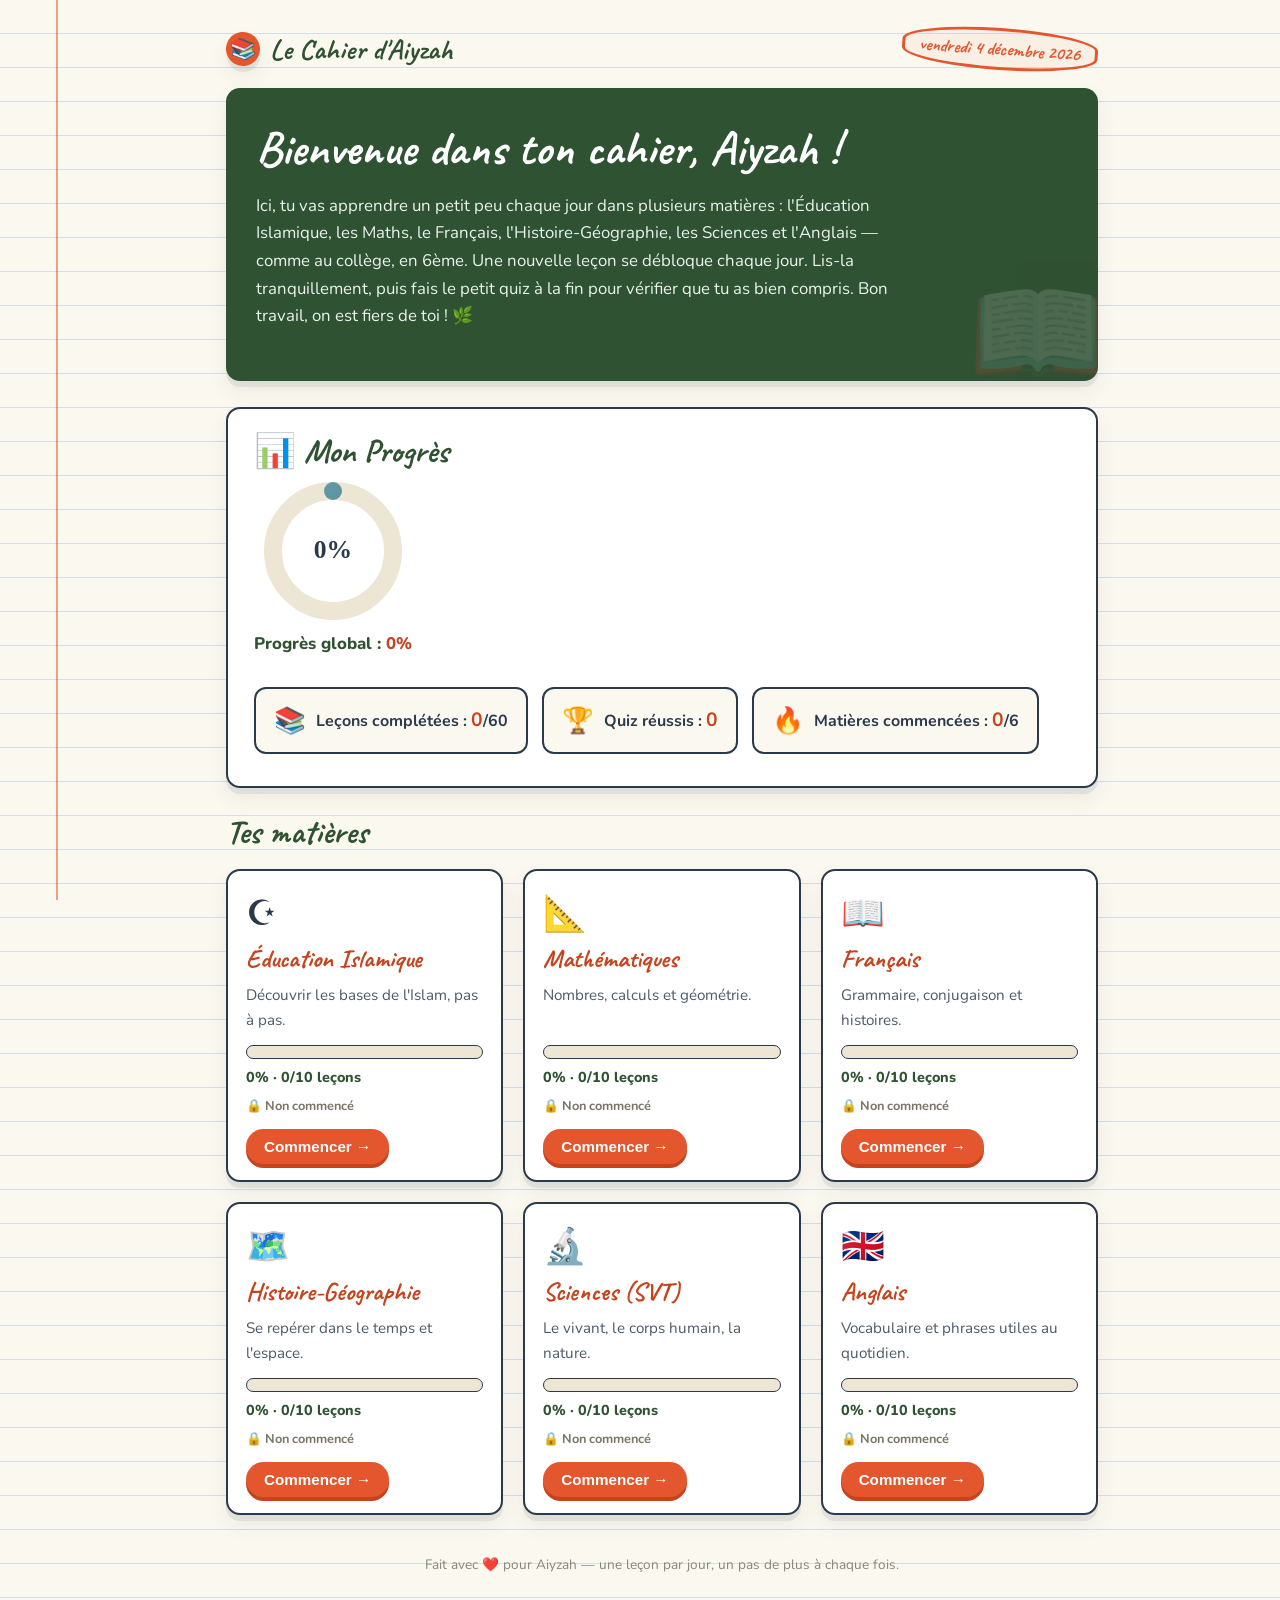
<file: index.html>
<!DOCTYPE html>
<html lang="fr">
<head>
<meta charset="UTF-8">
<meta name="viewport" content="width=device-width, initial-scale=1.0">
<title>Le Cahier d'Aiyzah — Accueil</title>
<link rel="stylesheet" href="css/style.css">
</head>
<body>
<div class="wrap">

  <div class="topbar">
    <div class="brand">
      <div class="pin">📚</div>
      <span class="title">Le Cahier d'Aiyzah</span>
    </div>
    <div class="date-stamp" id="date-stamp"></div>
  </div>

  <div class="hero">
    <h1>Bienvenue dans ton cahier, Aiyzah !</h1>
    <p>
      Ici, tu vas apprendre un petit peu chaque jour dans plusieurs matières : l'Éducation Islamique,
      les Maths, le Français, l'Histoire-Géographie, les Sciences et l'Anglais — comme au collège, en 6ème.
      Une nouvelle leçon se débloque chaque jour. Lis-la tranquillement, puis fais le petit quiz à la fin
      pour vérifier que tu as bien compris. Bon travail, on est fiers de toi ! 🌿
    </p>
    <div class="doodle">📖</div>
  </div>

  <section class="dashboard">
    <h2>📊 Mon Progrès</h2>
    <div class="dashboard-top">
      <div class="chart-container">
        <canvas id="progressChart" width="150" height="150"></canvas>
        <div class="chart-label">Progrès global : <span id="globalProgress">0%</span></div>
      </div>
      <div class="stat-cards">
        <div class="stat-card">
          <span class="emoji">📚</span>
          <span>Leçons complétées : <strong id="totalDone">0</strong>/<span id="totalAll">0</span></span>
        </div>
        <div class="stat-card">
          <span class="emoji">🏆</span>
          <span>Quiz réussis : <strong id="passedQuizzes">0</strong></span>
        </div>
        <div class="stat-card">
          <span class="emoji">🔥</span>
          <span>Matières commencées : <strong id="startedSubjects">0</strong>/6</span>
        </div>
      </div>
    </div>
  </section>

  <h2>Tes matières</h2>
  <div class="grid" id="subject-grid"></div>

  <footer>Fait avec ❤️ pour Aiyzah — une leçon par jour, un pas de plus à chaque fois.</footer>
</div>

<script src="js/lessons-engine.js"></script>
<script src="js/islam-data.js"></script>
<script src="js/maths-data.js?v=2"></script>
<script src="js/francais-data.js?v=2"></script>
<script src="js/histoire-geo-data.js?v=2"></script>
<script src="js/sciences-data.js?v=2"></script>
<script src="js/anglais-data.js"></script>
<script>
  document.getElementById('date-stamp').textContent = dateFR(today0());

  const SUBJECTS = [
    { key:'islam', emoji:'☪', name:'Éducation Islamique', desc:"Découvrir les bases de l'Islam, pas à pas.", lessons: LESSONS_ISLAM, page:'pages/islam.html' },
    { key:'maths', emoji:'📐', name:'Mathématiques', desc:"Nombres, calculs et géométrie.", lessons: LESSONS_MATHS, page:'pages/maths.html' },
    { key:'francais', emoji:'📖', name:'Français', desc:"Grammaire, conjugaison et histoires.", lessons: LESSONS_FRANCAIS, page:'pages/francais.html' },
    { key:'histoire-geo', emoji:'🗺️', name:'Histoire-Géographie', desc:"Se repérer dans le temps et l'espace.", lessons: LESSONS_HISTOIRE_GEO, page:'pages/histoire-geo.html' },
    { key:'sciences', emoji:'🔬', name:'Sciences (SVT)', desc:"Le vivant, le corps humain, la nature.", lessons: LESSONS_SCIENCES, page:'pages/sciences.html' },
    { key:'anglais', emoji:'🇬🇧', name:'Anglais', desc:"Vocabulaire et phrases utiles au quotidien.", lessons: LESSONS_ANGLAIS, page:'pages/anglais.html' },
  ];

  const grid = document.getElementById('subject-grid');
  let grandDone = 0, grandTotal = 0, startedCount = 0;

  SUBJECTS.forEach(s=>{
    const {done, total} = getProgressSummary(s.key, s.lessons.length);
    grandDone += done; grandTotal += total;
    if(done > 0) startedCount++;

    const pct = total ? Math.round((done/total)*100) : 0;
    const label = done === 0 ? "Commencer" : (done >= total ? "Revoir" : "Continuer");
    const status = done === 0 ? "🔒 Non commencé" : (done >= total ? "✅ Terminé" : "📖 En cours");

    const card = document.createElement('div');
    card.className = 'card';
    card.innerHTML = `
      <div class="emoji">${s.emoji}</div>
      <h3>${s.name}</h3>
      <p>${s.desc}</p>
      <div class="gauge"><div class="gauge-fill" style="width:${pct}%"></div></div>
      <span class="percentage">${pct}% · ${done}/${total} leçons</span>
      <span class="status">${status}</span>
      <button class="btn" onclick="location.href='${s.page}'">${label} →</button>
    `;
    grid.appendChild(card);
  });

  // ---- stat cards ----
  document.getElementById('totalDone').textContent = grandDone;
  document.getElementById('totalAll').textContent = grandTotal;
  document.getElementById('passedQuizzes').textContent = grandDone; // 1 quiz réussi = 1 leçon complétée
  document.getElementById('startedSubjects').textContent = startedCount;

  // ---- donut chart (progrès global, dessiné en Canvas, sans librairie externe) ----
  const globalPct = grandTotal ? Math.round((grandDone/grandTotal)*100) : 0;
  document.getElementById('globalProgress').textContent = globalPct + '%';

  const canvas = document.getElementById('progressChart');
  const ctx = canvas.getContext('2d');
  const cx = canvas.width/2, cy = canvas.height/2, radius = 60, lineWidth = 18;

  function drawDonut(pct){
    ctx.clearRect(0,0,canvas.width,canvas.height);

    // fond du donut
    ctx.beginPath();
    ctx.arc(cx, cy, radius, 0, Math.PI*2);
    ctx.strokeStyle = '#eee6d5';
    ctx.lineWidth = lineWidth;
    ctx.stroke();

    // arc de progrès
    const start = -Math.PI/2;
    const end = start + (Math.PI*2 * (pct/100));
    ctx.beginPath();
    ctx.arc(cx, cy, radius, start, end);
    const gradient = ctx.createLinearGradient(0,0,canvas.width,canvas.height);
    gradient.addColorStop(0, '#6FA8C7');
    gradient.addColorStop(1, '#3F6D4E');
    ctx.strokeStyle = gradient;
    ctx.lineWidth = lineWidth;
    ctx.lineCap = 'round';
    ctx.stroke();

    // texte au centre
    ctx.fillStyle = '#2B3A4A';
    ctx.font = "700 1.6rem 'Caveat', cursive";
    ctx.textAlign = 'center';
    ctx.textBaseline = 'middle';
    ctx.fillText(pct + '%', cx, cy);
  }

  // petite animation d'ouverture du donut
  let current = 0;
  const step = () => {
    current += Math.max(1, (globalPct-current)/6);
    if(current >= globalPct){ drawDonut(globalPct); return; }
    drawDonut(Math.round(current));
    requestAnimationFrame(step);
  };
  step();
</script>
</body>
</html>
</file>
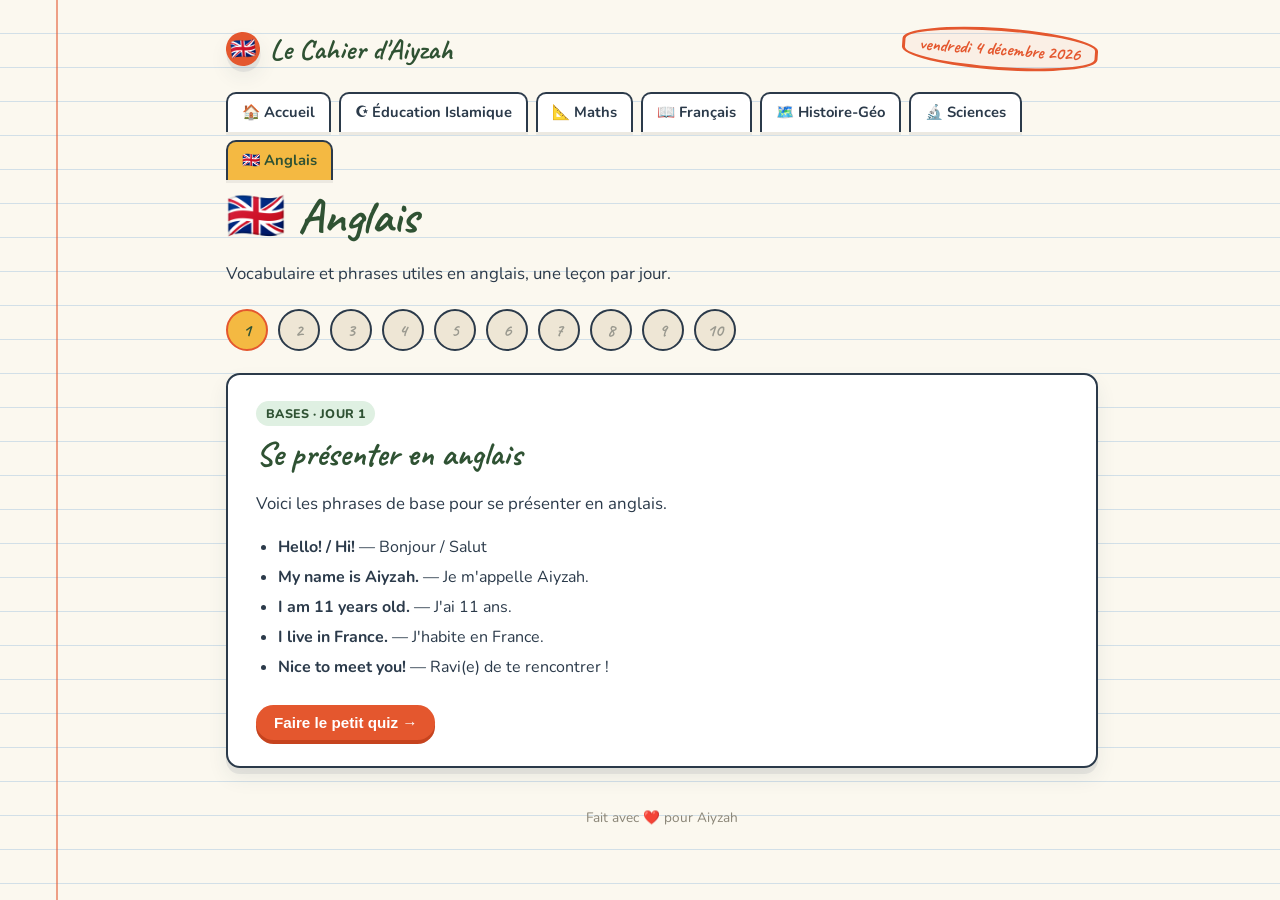
<file: pages/anglais.html>
<!DOCTYPE html>
<html lang="fr">
<head>
<meta charset="UTF-8">
<meta name="viewport" content="width=device-width, initial-scale=1.0">
<title>Anglais — Le Cahier d'Aiyzah</title>
<link rel="stylesheet" href="../css/style.css">
</head>
<body>
<div class="wrap">

  <div class="topbar">
    <div class="brand">
      <div class="pin">🇬🇧</div>
      <span class="title">Le Cahier d'Aiyzah</span>
    </div>
    <div class="date-stamp" id="date-stamp"></div>
  </div>

  <div class="tabs">
    <a href="../index.html">🏠 Accueil</a>
    <a href="islam.html">☪ Éducation Islamique</a>
    <a href="maths.html">📐 Maths</a>
    <a href="francais.html">📖 Français</a>
    <a href="histoire-geo.html">🗺️ Histoire-Géo</a>
    <a href="sciences.html">🔬 Sciences</a>
    <a href="anglais.html" class="active">🇬🇧 Anglais</a>
  </div>

  <h1>🇬🇧 Anglais</h1>
  <p>Vocabulaire et phrases utiles en anglais, une leçon par jour.</p>

  <div class="day-track" id="day-track"></div>

  <div id="lesson-content" class="hidden"></div>
  <div id="quiz-content" class="hidden"></div>
  <div id="waiting-content" class="hidden"></div>

  <footer>Fait avec ❤️ pour Aiyzah</footer>
</div>

<script src="../js/lessons-engine.js"></script>
<script src="../js/anglais-data.js"></script>
<script>
  document.getElementById('date-stamp').textContent = dateFR(today0());
  initSubjectPage('anglais', 'Anglais', LESSONS_ANGLAIS);
</script>
</body>
</html>
</file>
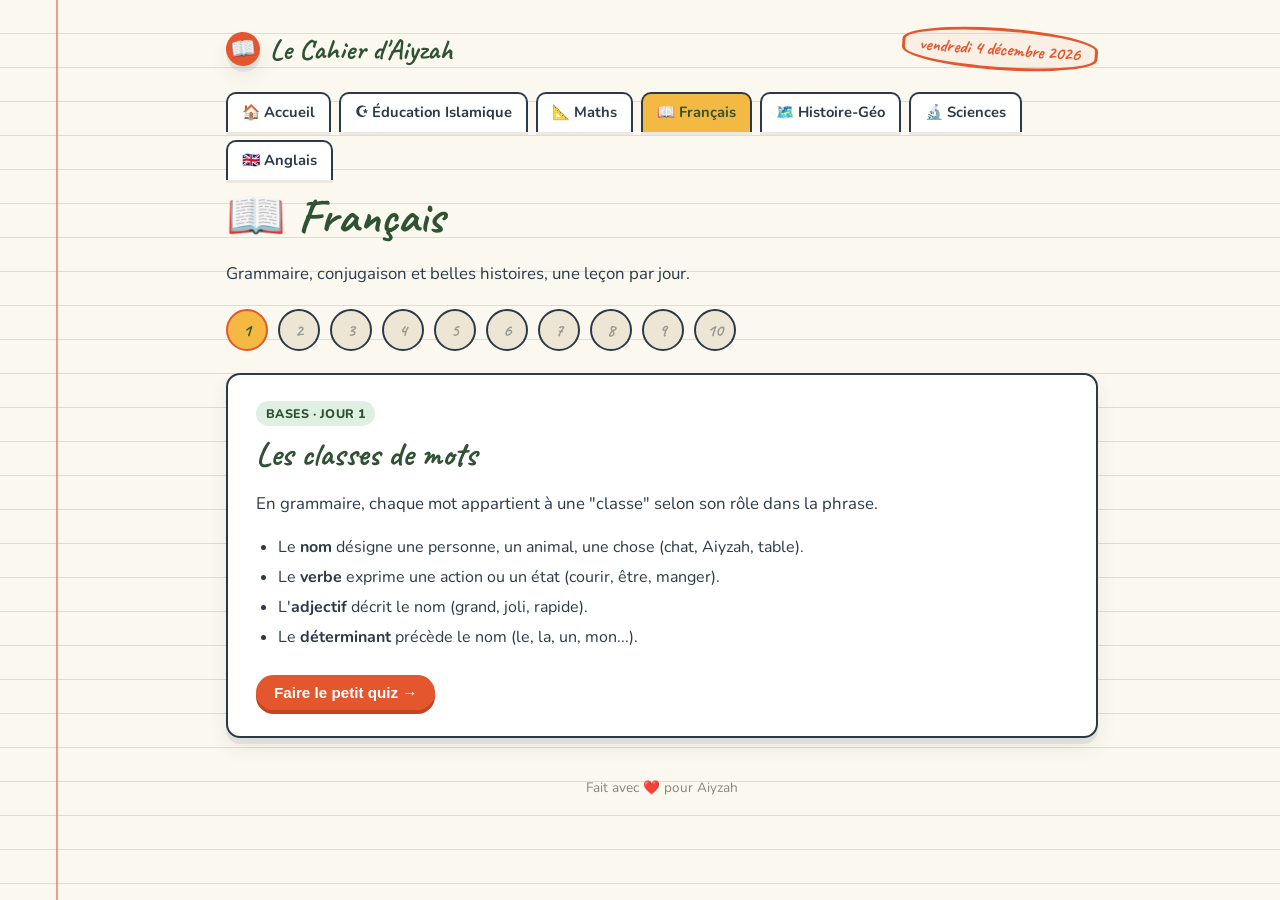
<file: pages/francais.html>
<!DOCTYPE html>
<html lang="fr">
<head>
<meta charset="UTF-8">
<meta name="viewport" content="width=device-width, initial-scale=1.0">
<title>Français — Le Cahier d'Aiyzah</title>
<link rel="stylesheet" href="../css/style.css">
</head>
<body>
<div class="wrap">

  <div class="topbar">
    <div class="brand">
      <div class="pin">📖</div>
      <span class="title">Le Cahier d'Aiyzah</span>
    </div>
    <div class="date-stamp" id="date-stamp"></div>
  </div>

  <div class="tabs">
    <a href="../index.html">🏠 Accueil</a>
    <a href="islam.html">☪ Éducation Islamique</a>
    <a href="maths.html">📐 Maths</a>
    <a href="francais.html" class="active">📖 Français</a>
    <a href="histoire-geo.html">🗺️ Histoire-Géo</a>
    <a href="sciences.html">🔬 Sciences</a>
    <a href="anglais.html">🇬🇧 Anglais</a>
  </div>

  <h1>📖 Français</h1>
  <p>Grammaire, conjugaison et belles histoires, une leçon par jour.</p>

  <div class="day-track" id="day-track"></div>

  <div id="lesson-content" class="hidden"></div>
  <div id="quiz-content" class="hidden"></div>
  <div id="waiting-content" class="hidden"></div>

  <footer>Fait avec ❤️ pour Aiyzah</footer>
</div>

<script src="../js/lessons-engine.js"></script>
<script src="../js/francais-data.js"></script>
<script>
  document.getElementById('date-stamp').textContent = dateFR(today0());
  initSubjectPage('francais', 'Français', LESSONS_FRANCAIS);
</script>
</body>
</html>
</file>
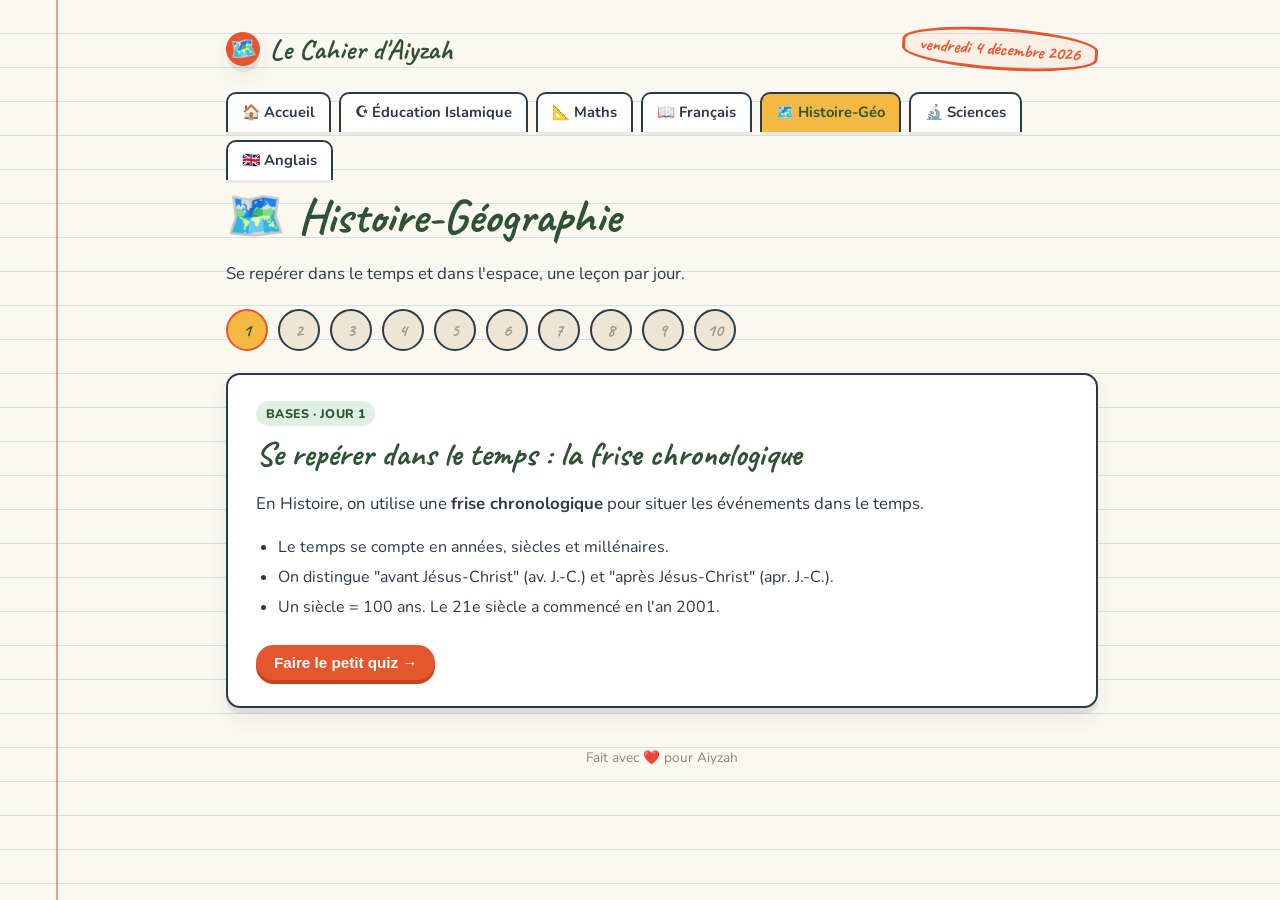
<file: pages/histoire-geo.html>
<!DOCTYPE html>
<html lang="fr">
<head>
<meta charset="UTF-8">
<meta name="viewport" content="width=device-width, initial-scale=1.0">
<title>Histoire-Géographie — Le Cahier d'Aiyzah</title>
<link rel="stylesheet" href="../css/style.css">
</head>
<body>
<div class="wrap">

  <div class="topbar">
    <div class="brand">
      <div class="pin">🗺️</div>
      <span class="title">Le Cahier d'Aiyzah</span>
    </div>
    <div class="date-stamp" id="date-stamp"></div>
  </div>

  <div class="tabs">
    <a href="../index.html">🏠 Accueil</a>
    <a href="islam.html">☪ Éducation Islamique</a>
    <a href="maths.html">📐 Maths</a>
    <a href="francais.html">📖 Français</a>
    <a href="histoire-geo.html" class="active">🗺️ Histoire-Géo</a>
    <a href="sciences.html">🔬 Sciences</a>
    <a href="anglais.html">🇬🇧 Anglais</a>
  </div>

  <h1>🗺️ Histoire-Géographie</h1>
  <p>Se repérer dans le temps et dans l'espace, une leçon par jour.</p>

  <div class="day-track" id="day-track"></div>

  <div id="lesson-content" class="hidden"></div>
  <div id="quiz-content" class="hidden"></div>
  <div id="waiting-content" class="hidden"></div>

  <footer>Fait avec ❤️ pour Aiyzah</footer>
</div>

<script src="../js/lessons-engine.js"></script>
<script src="../js/histoire-geo-data.js?v=2"></script>
<script>
  document.getElementById('date-stamp').textContent = dateFR(today0());
  initSubjectPage('histoire-geo', 'Histoire-Géographie', LESSONS_HISTOIRE_GEO);
</script>
</body>
</html>
</file>
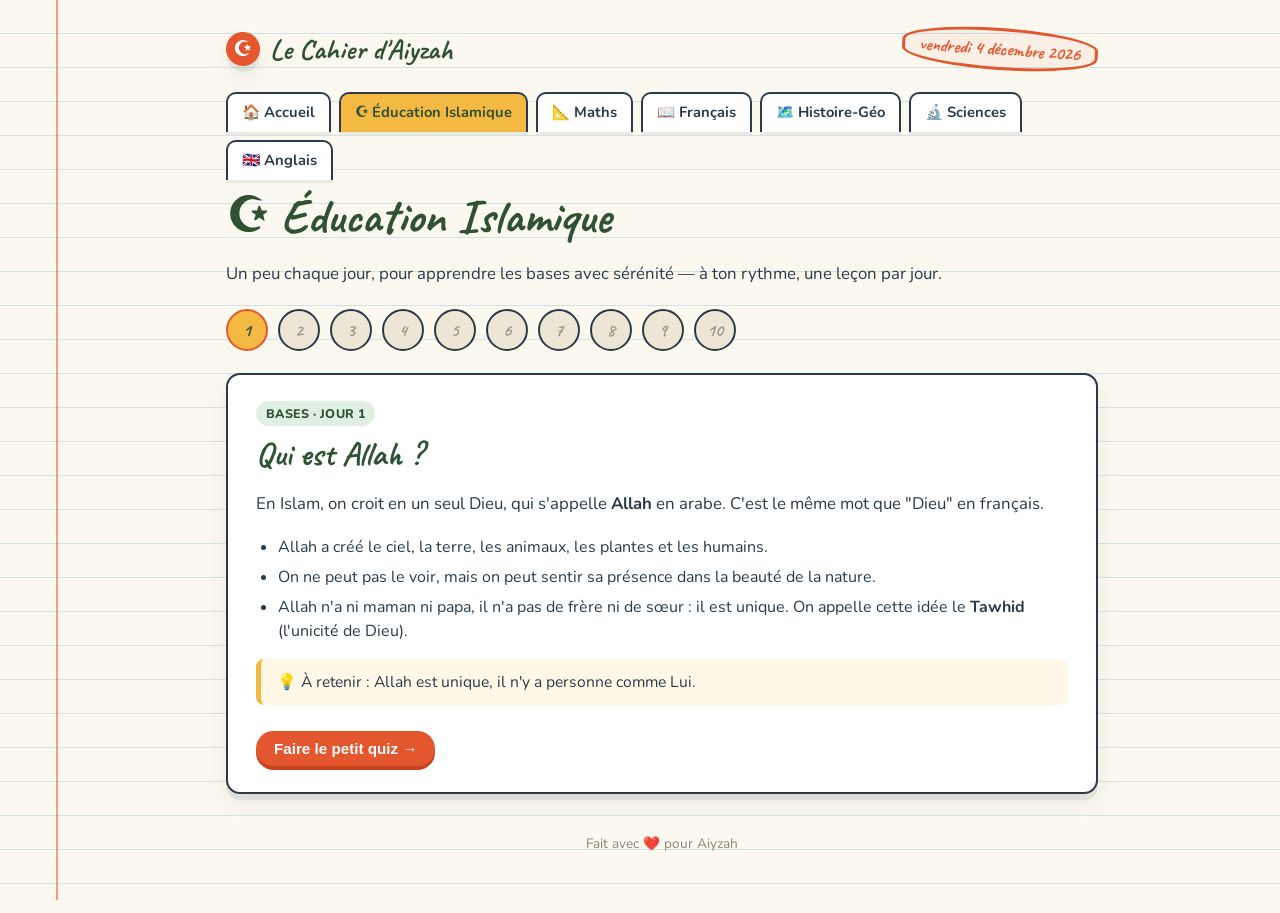
<file: pages/islam.html>
<!DOCTYPE html>
<html lang="fr">
<head>
<meta charset="UTF-8">
<meta name="viewport" content="width=device-width, initial-scale=1.0">
<title>Éducation Islamique — Le Cahier d'Aiyzah</title>
<link rel="stylesheet" href="../css/style.css">
</head>
<body>
<div class="wrap">

  <div class="topbar">
    <div class="brand">
      <div class="pin">☪</div>
      <span class="title">Le Cahier d'Aiyzah</span>
    </div>
    <div class="date-stamp" id="date-stamp"></div>
  </div>

  <div class="tabs">
    <a href="../index.html">🏠 Accueil</a>
    <a href="islam.html" class="active">☪ Éducation Islamique</a>
    <a href="maths.html">📐 Maths</a>
    <a href="francais.html">📖 Français</a>
    <a href="histoire-geo.html">🗺️ Histoire-Géo</a>
    <a href="sciences.html">🔬 Sciences</a>
    <a href="anglais.html">🇬🇧 Anglais</a>
  </div>

  <h1>☪ Éducation Islamique</h1>
  <p>Un peu chaque jour, pour apprendre les bases avec sérénité — à ton rythme, une leçon par jour.</p>

  <div class="day-track" id="day-track"></div>

  <div id="lesson-content" class="hidden"></div>
  <div id="quiz-content" class="hidden"></div>
  <div id="waiting-content" class="hidden"></div>

  <footer>Fait avec ❤️ pour Aiyzah</footer>
</div>

<script src="../js/lessons-engine.js"></script>
<script src="../js/islam-data.js"></script>
<script>
  document.getElementById('date-stamp').textContent = dateFR(today0());
  initSubjectPage('islam', 'Éducation Islamique', LESSONS_ISLAM);
</script>
</body>
</html>
</file>
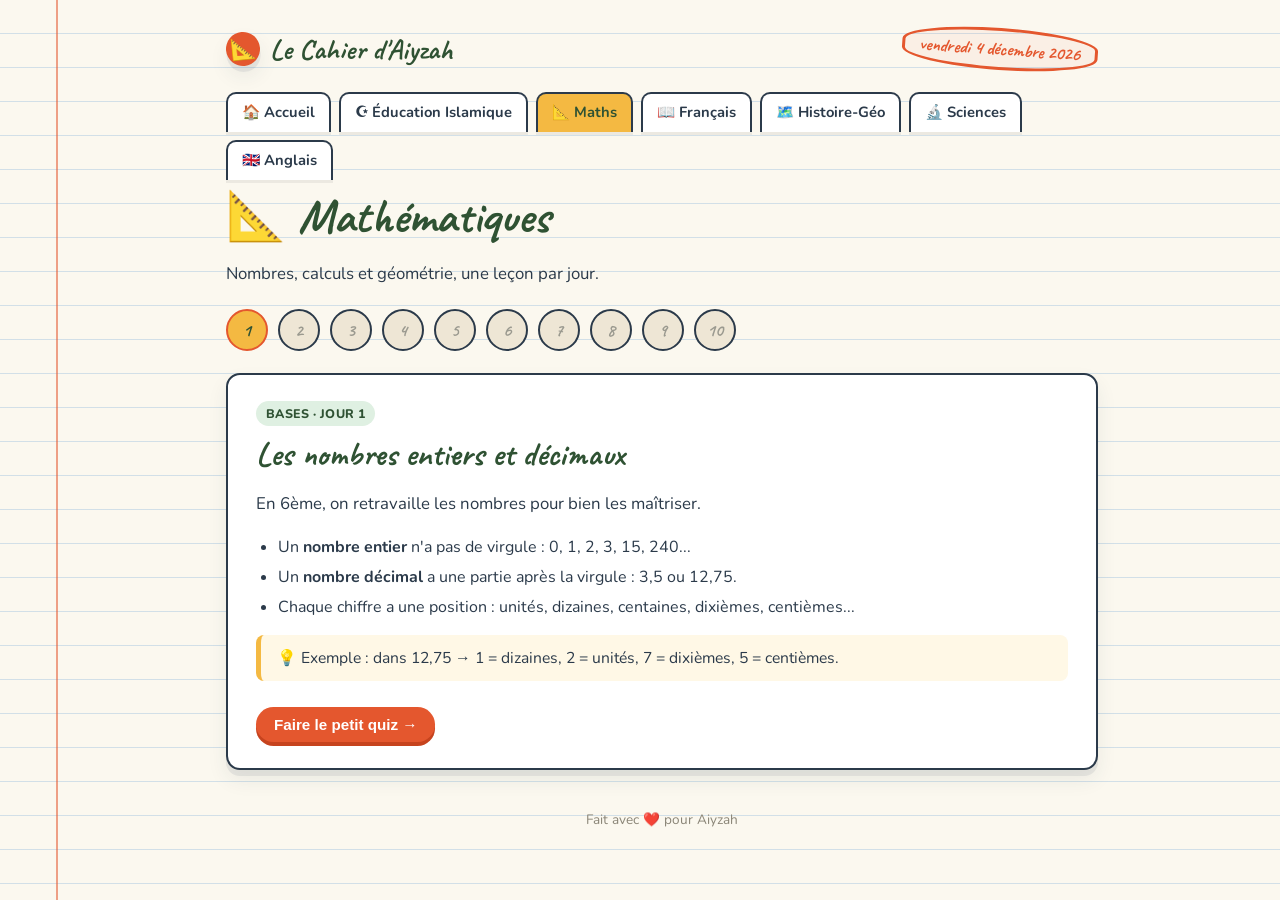
<file: pages/maths.html>
<!DOCTYPE html>
<html lang="fr">
<head>
<meta charset="UTF-8">
<meta name="viewport" content="width=device-width, initial-scale=1.0">
<title>Mathématiques — Le Cahier d'Aiyzah</title>
<link rel="stylesheet" href="../css/style.css">
</head>
<body>
<div class="wrap">

  <div class="topbar">
    <div class="brand">
      <div class="pin">📐</div>
      <span class="title">Le Cahier d'Aiyzah</span>
    </div>
    <div class="date-stamp" id="date-stamp"></div>
  </div>

  <div class="tabs">
    <a href="../index.html">🏠 Accueil</a>
    <a href="islam.html">☪ Éducation Islamique</a>
    <a href="maths.html" class="active">📐 Maths</a>
    <a href="francais.html">📖 Français</a>
    <a href="histoire-geo.html">🗺️ Histoire-Géo</a>
    <a href="sciences.html">🔬 Sciences</a>
    <a href="anglais.html">🇬🇧 Anglais</a>
  </div>

  <h1>📐 Mathématiques</h1>
  <p>Nombres, calculs et géométrie, une leçon par jour.</p>

  <div class="day-track" id="day-track"></div>

  <div id="lesson-content" class="hidden"></div>
  <div id="quiz-content" class="hidden"></div>
  <div id="waiting-content" class="hidden"></div>

  <footer>Fait avec ❤️ pour Aiyzah</footer>
</div>

<script src="../js/lessons-engine.js"></script>
<script src="../js/maths-data.js"></script>
<script>
  document.getElementById('date-stamp').textContent = dateFR(today0());
  initSubjectPage('maths', 'Mathématiques', LESSONS_MATHS);
</script>
</body>
</html>
</file>
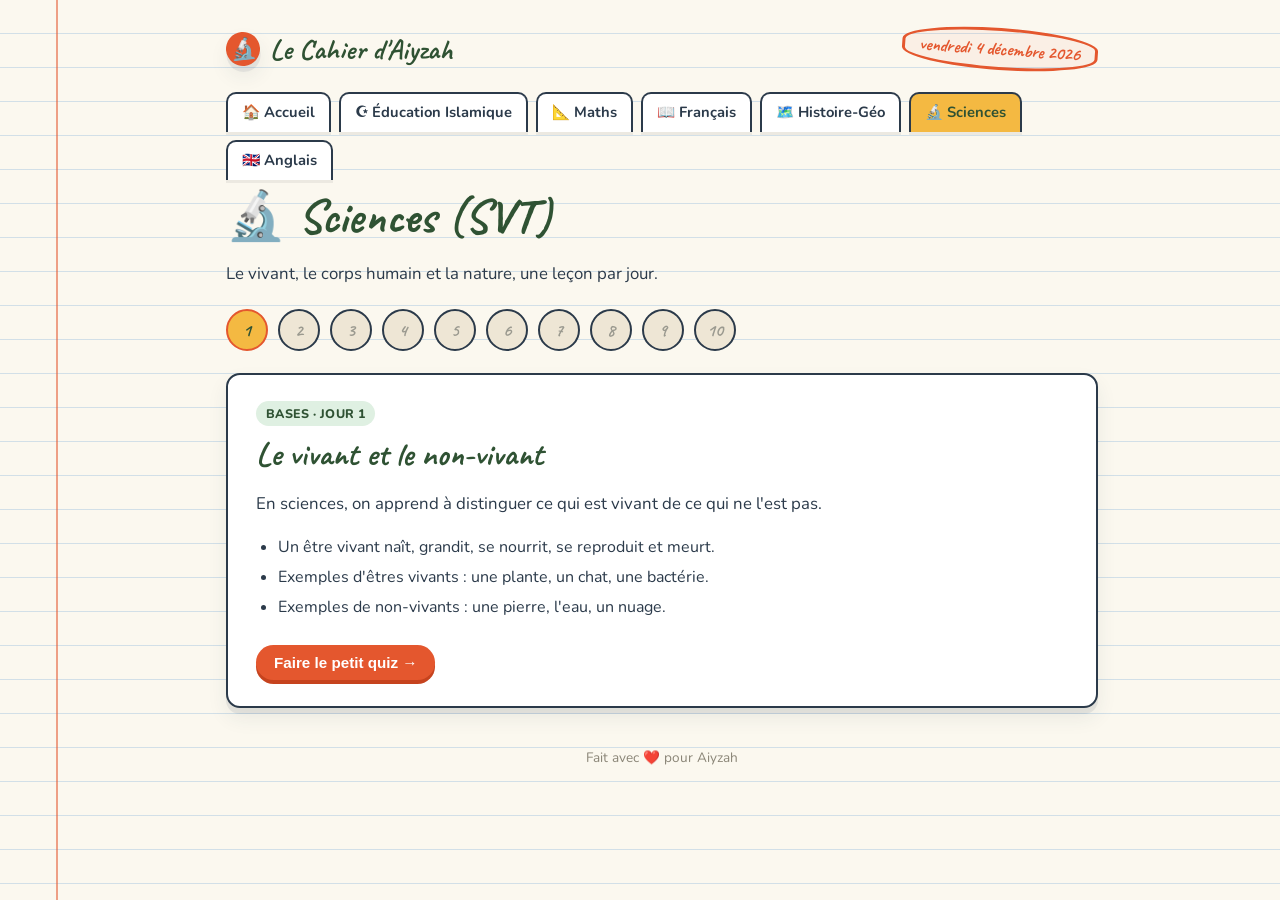
<file: pages/sciences.html>
<!DOCTYPE html>
<html lang="fr">
<head>
<meta charset="UTF-8">
<meta name="viewport" content="width=device-width, initial-scale=1.0">
<title>Sciences (SVT) — Le Cahier d'Aiyzah</title>
<link rel="stylesheet" href="../css/style.css">
</head>
<body>
<div class="wrap">

  <div class="topbar">
    <div class="brand">
      <div class="pin">🔬</div>
      <span class="title">Le Cahier d'Aiyzah</span>
    </div>
    <div class="date-stamp" id="date-stamp"></div>
  </div>

  <div class="tabs">
    <a href="../index.html">🏠 Accueil</a>
    <a href="islam.html">☪ Éducation Islamique</a>
    <a href="maths.html">📐 Maths</a>
    <a href="francais.html">📖 Français</a>
    <a href="histoire-geo.html">🗺️ Histoire-Géo</a>
    <a href="sciences.html" class="active">🔬 Sciences</a>
    <a href="anglais.html">🇬🇧 Anglais</a>
  </div>

  <h1>🔬 Sciences (SVT)</h1>
  <p>Le vivant, le corps humain et la nature, une leçon par jour.</p>

  <div class="day-track" id="day-track"></div>

  <div id="lesson-content" class="hidden"></div>
  <div id="quiz-content" class="hidden"></div>
  <div id="waiting-content" class="hidden"></div>

  <footer>Fait avec ❤️ pour Aiyzah</footer>
</div>

<script src="../js/lessons-engine.js"></script>
<script src="../js/sciences-data.js?v=2"></script>
<script>
  document.getElementById('date-stamp').textContent = dateFR(today0());
  initSubjectPage('sciences', 'Sciences (SVT)', LESSONS_SCIENCES);
</script>
</body>
</html>
</file>
<file: css/style.css>
/* =====================================================
   Le Cahier d'Aiyzah — feuille de style commune
   Thème : cahier d'école (papier Seyes), tampon de progrès
   ===================================================== */

@import url('https://fonts.googleapis.com/css2?family=Caveat:wght@500;700&family=Nunito:wght@400;600;700;800&display=swap');

:root{
  --paper:        #FBF8EF;
  --paper-line:   #A9C7E0;      /* bleu ligne Seyes */
  --paper-margin: #E4572E;      /* rouge marge Seyes */
  --ink:          #2B3A4A;      /* encre stylo */
  --green:        #3F6D4E;      /* tableau vert */
  --green-dark:   #2F5233;
  --yellow:       #F4B942;      /* surligneur */
  --coral:        #E4572E;
  --coral-dark:   #C6431E;
  --sky:          #6FA8C7;
  --card-shadow:  0 6px 0 rgba(43,58,74,0.08), 0 10px 20px rgba(43,58,74,0.08);
  --radius: 14px;
}

*{box-sizing:border-box;}
html{scroll-behavior:smooth;}

body{
  margin:0;
  font-family:'Nunito', sans-serif;
  color:var(--ink);
  background:
    repeating-linear-gradient(
      to bottom,
      transparent 0,
      transparent 33px,
      var(--paper-line) 34px
    ),
    var(--paper);
  background-attachment:local;
  min-height:100vh;
  position:relative;
}

/* red margin line, like a school notebook */
body::before{
  content:"";
  position:fixed;
  top:0; bottom:0; left:56px;
  width:2px;
  background:var(--paper-margin);
  opacity:.55;
  z-index:0;
}

.wrap{
  max-width:980px;
  margin:0 auto;
  padding:28px 32px 60px 76px;
  position:relative;
  z-index:1;
}

h1,h2,h3,.hand{
  font-family:'Caveat', cursive;
  color:var(--green-dark);
  line-height:1.1;
  margin:0 0 6px;
}
h1{font-size:3rem; font-weight:700;}
h2{font-size:2.1rem; font-weight:700;}
h3{font-size:1.6rem; font-weight:700; color:var(--coral-dark);}

p{line-height:1.65; font-size:1.05rem;}

a{color:var(--coral-dark); text-decoration:none;}
a:hover{text-decoration:underline;}

/* ---------- top bar / date stamp ---------- */
.topbar{
  display:flex; align-items:center; justify-content:space-between;
  gap:16px; flex-wrap:wrap;
  margin-bottom:18px;
}
.brand{
  display:flex; align-items:center; gap:10px;
}
.brand .pin{
  width:34px;height:34px;border-radius:50%;
  background:var(--coral); color:#fff; display:flex;
  align-items:center; justify-content:center; font-family:'Caveat',cursive;
  font-weight:700; font-size:1.3rem; box-shadow:var(--card-shadow);
  transform:rotate(-6deg);
}
.brand span.title{font-family:'Caveat',cursive; font-size:1.8rem; color:var(--green-dark); font-weight:700;}

.date-stamp{
  border:3px solid var(--coral);
  color:var(--coral);
  font-family:'Caveat', cursive;
  font-weight:700;
  font-size:1.15rem;
  padding:6px 14px;
  border-radius:50% / 40%;
  transform:rotate(4deg);
  background:rgba(228,87,46,0.05);
  white-space:nowrap;
}

/* ---------- nav tabs (binder dividers) ---------- */
.tabs{
  display:flex; gap:8px; flex-wrap:wrap; margin:22px 0 10px;
}
.tabs a{
  background:#fff;
  border:2px solid var(--ink);
  border-bottom:none;
  padding:8px 14px 10px;
  border-radius:10px 10px 0 0;
  font-weight:700;
  color:var(--ink);
  font-size:.92rem;
  box-shadow:0 3px 0 rgba(0,0,0,0.06);
  text-decoration:none;
}
.tabs a.active{
  background:var(--yellow);
  color:var(--green-dark);
}
.tabs a:hover{background:var(--sky); color:#fff; text-decoration:none;}

/* ---------- cards (subject cards on homepage) ---------- */
.grid{
  display:grid;
  grid-template-columns:repeat(auto-fit, minmax(230px,1fr));
  gap:20px;
  margin-top:18px;
}
.card{
  background:#fff;
  border:2px solid var(--ink);
  border-radius:var(--radius);
  padding:18px 18px 16px;
  box-shadow:var(--card-shadow);
  transition:transform .15s ease;
  position:relative;
  display:flex; flex-direction:column; gap:8px;
}
.card:hover{transform:translateY(-4px) rotate(-0.4deg);}
.card .emoji{font-size:2.2rem;}
.card h3{margin-bottom:2px;}
.card p{font-size:.95rem; margin:0; color:#4b5a68; flex-grow:1;}
.card .progress-row{
  display:flex; align-items:center; gap:10px; margin-top:6px;
}
.bar{
  flex-grow:1; height:10px; background:#eee6d5; border-radius:6px; overflow:hidden;
  border:1px solid var(--ink);
}
.bar > i{display:block; height:100%; background:var(--green); }
.progress-txt{font-size:.8rem; font-weight:700; color:var(--green-dark); white-space:nowrap;}
.btn{
  display:inline-block;
  align-self:flex-start;
  margin-top:6px;
  background:var(--coral);
  color:#fff;
  font-weight:800;
  border:none;
  padding:9px 18px;
  border-radius:30px;
  cursor:pointer;
  font-size:.95rem;
  box-shadow:0 4px 0 var(--coral-dark);
  transition:transform .1s;
}
.btn:hover{transform:translateY(2px); box-shadow:0 2px 0 var(--coral-dark); text-decoration:none; color:#fff;}
.btn.secondary{background:var(--sky); box-shadow:0 4px 0 #4d84a4;}
.btn.secondary:hover{box-shadow:0 2px 0 #4d84a4;}
.btn:disabled{opacity:.5; cursor:not-allowed; box-shadow:none; transform:none;}

/* ---------- hero on homepage ---------- */
.hero{
  background:var(--green-dark);
  color:#fff;
  border-radius:var(--radius);
  padding:34px 30px;
  margin-bottom:26px;
  box-shadow:var(--card-shadow);
  position:relative;
  overflow:hidden;
}
.hero h1{color:#fff;}
.hero p{color:#eaf3ec; max-width:640px;}
.hero .doodle{
  position:absolute; right:-10px; bottom:-30px; font-size:7rem; opacity:.15;
}

/* ---------- lesson tabs (day tracker) ---------- */
.day-track{
  display:flex; gap:10px; flex-wrap:wrap; margin:22px 0;
}
.day-dot{
  width:42px; height:42px; border-radius:50%;
  display:flex; align-items:center; justify-content:center;
  font-family:'Caveat',cursive; font-weight:700; font-size:1.1rem;
  border:2px solid var(--ink);
  background:#fff;
  cursor:default;
  user-select:none;
}
.day-dot.done{background:var(--green); color:#fff; border-color:var(--green-dark); cursor:pointer;}
.day-dot.current{background:var(--yellow); color:var(--green-dark); border-color:var(--coral); cursor:pointer; animation:pulse 1.8s infinite;}
.day-dot.locked{background:#eee6d5; color:#9a998f; cursor:not-allowed;}
@keyframes pulse{0%,100%{box-shadow:0 0 0 0 rgba(228,87,46,.35);} 50%{box-shadow:0 0 0 6px rgba(228,87,46,0);}}

/* ---------- lesson content sheet ---------- */
.sheet{
  background:#fff;
  border:2px solid var(--ink);
  border-radius:var(--radius);
  padding:26px 28px;
  box-shadow:var(--card-shadow);
  margin-bottom:24px;
}
.sheet .level-badge{
  display:inline-block;
  font-size:.78rem; font-weight:800; letter-spacing:.03em;
  text-transform:uppercase;
  padding:4px 10px; border-radius:20px;
  margin-bottom:10px;
}
.level-badge.base{background:#dff0e2; color:var(--green-dark);}
.level-badge.moyen{background:#fdecd2; color:#8a5a12;}
.level-badge.avance{background:#fbdcd4; color:var(--coral-dark);}

.sheet ul{padding-left:22px;}
.sheet li{margin-bottom:6px; line-height:1.5;}

.callout{
  background:#fff8e6;
  border-left:5px solid var(--yellow);
  padding:12px 16px;
  border-radius:8px;
  margin:16px 0;
  font-size:.98rem;
}

/* ---------- waiting message ---------- */
.waiting{
  text-align:center;
  padding:50px 20px;
}
.waiting .big{font-size:3.4rem;}
.waiting .hand{font-size:2rem; display:block; margin:10px 0;}

/* ---------- quiz ---------- */
.quiz-q{margin-bottom:20px;}
.quiz-q p.q-text{font-weight:800; margin-bottom:8px;}
.quiz-opts{display:flex; flex-direction:column; gap:8px;}
.quiz-opt{
  border:2px solid var(--ink);
  border-radius:10px;
  padding:10px 14px;
  cursor:pointer;
  background:#fff;
  font-weight:600;
}
.quiz-opt:hover{background:#fff8e6;}
.quiz-opt.selected{background:var(--sky); color:#fff; border-color:#4d84a4;}
.quiz-opt.correct{background:var(--green); color:#fff; border-color:var(--green-dark);}
.quiz-opt.incorrect{background:var(--coral); color:#fff; border-color:var(--coral-dark);}

.result-box{
  text-align:center; padding:26px; border-radius:var(--radius);
  margin-top:10px; font-weight:800; font-size:1.2rem;
}
.result-box.pass{background:#dff0e2; color:var(--green-dark);}
.result-box.fail{background:#fbdcd4; color:var(--coral-dark);}

/* ---------- stamp badge (progress) ---------- */
.stamp{
  display:inline-flex; align-items:center; justify-content:center;
  width:78px; height:78px; border-radius:50%;
  border:3px solid var(--coral);
  color:var(--coral);
  font-family:'Caveat',cursive; font-weight:700; font-size:1rem;
  transform:rotate(-8deg);
  text-align:center;
  line-height:1.1;
  flex-shrink:0;
}

/* ---------- progress dashboard ---------- */
.dashboard{
  background:#fff;
  border:2px solid var(--ink);
  border-radius:var(--radius);
  padding:24px 26px;
  box-shadow:var(--card-shadow);
  margin:26px 0;
}
.dashboard-top{
  display:flex; align-items:center; gap:32px; flex-wrap:wrap;
  margin-bottom:8px;
}
.chart-container{
  display:flex; flex-direction:column; align-items:center; gap:6px;
  flex-shrink:0;
}
.chart-container canvas{display:block;}
.chart-label{font-weight:800; color:var(--green-dark); font-size:1.05rem;}
.chart-label span{color:var(--coral-dark);}

.stat-cards{
  display:flex; gap:14px; flex-wrap:wrap; flex-grow:1;
}
.stat-card{
  background:var(--paper);
  border:2px solid var(--ink);
  border-radius:12px;
  padding:14px 18px;
  display:flex; align-items:center; gap:10px;
  font-weight:700;
  min-width:180px;
}
.stat-card .emoji{font-size:1.6rem;}
.stat-card strong{color:var(--coral-dark); font-size:1.2rem;}

/* per-subject gauge inside the card */
.gauge{
  width:100%; height:14px; background:#eee6d5; border-radius:8px;
  overflow:hidden; border:1px solid var(--ink); margin-top:4px;
}
.gauge-fill{
  height:100%; background:linear-gradient(90deg, var(--sky), var(--green));
  transition:width .4s ease;
}
.card .percentage{font-weight:800; color:var(--green-dark); font-size:.9rem;}
.card .status{
  font-size:.8rem; font-weight:700; color:#7a7566;
  display:inline-block; margin-top:2px;
}

footer{
  margin-top:40px;
  text-align:center;
  font-size:.85rem;
  color:#8a8577;
}

@media (max-width:640px){
  body::before{left:24px;}
  .wrap{padding:20px 16px 40px 40px;}
  h1{font-size:2.2rem;}
  .hero{padding:24px 18px;}
}

/* reduced motion */
@media (prefers-reduced-motion: reduce){
  .day-dot.current{animation:none;}
  *{transition:none !important;}
}
</file>
